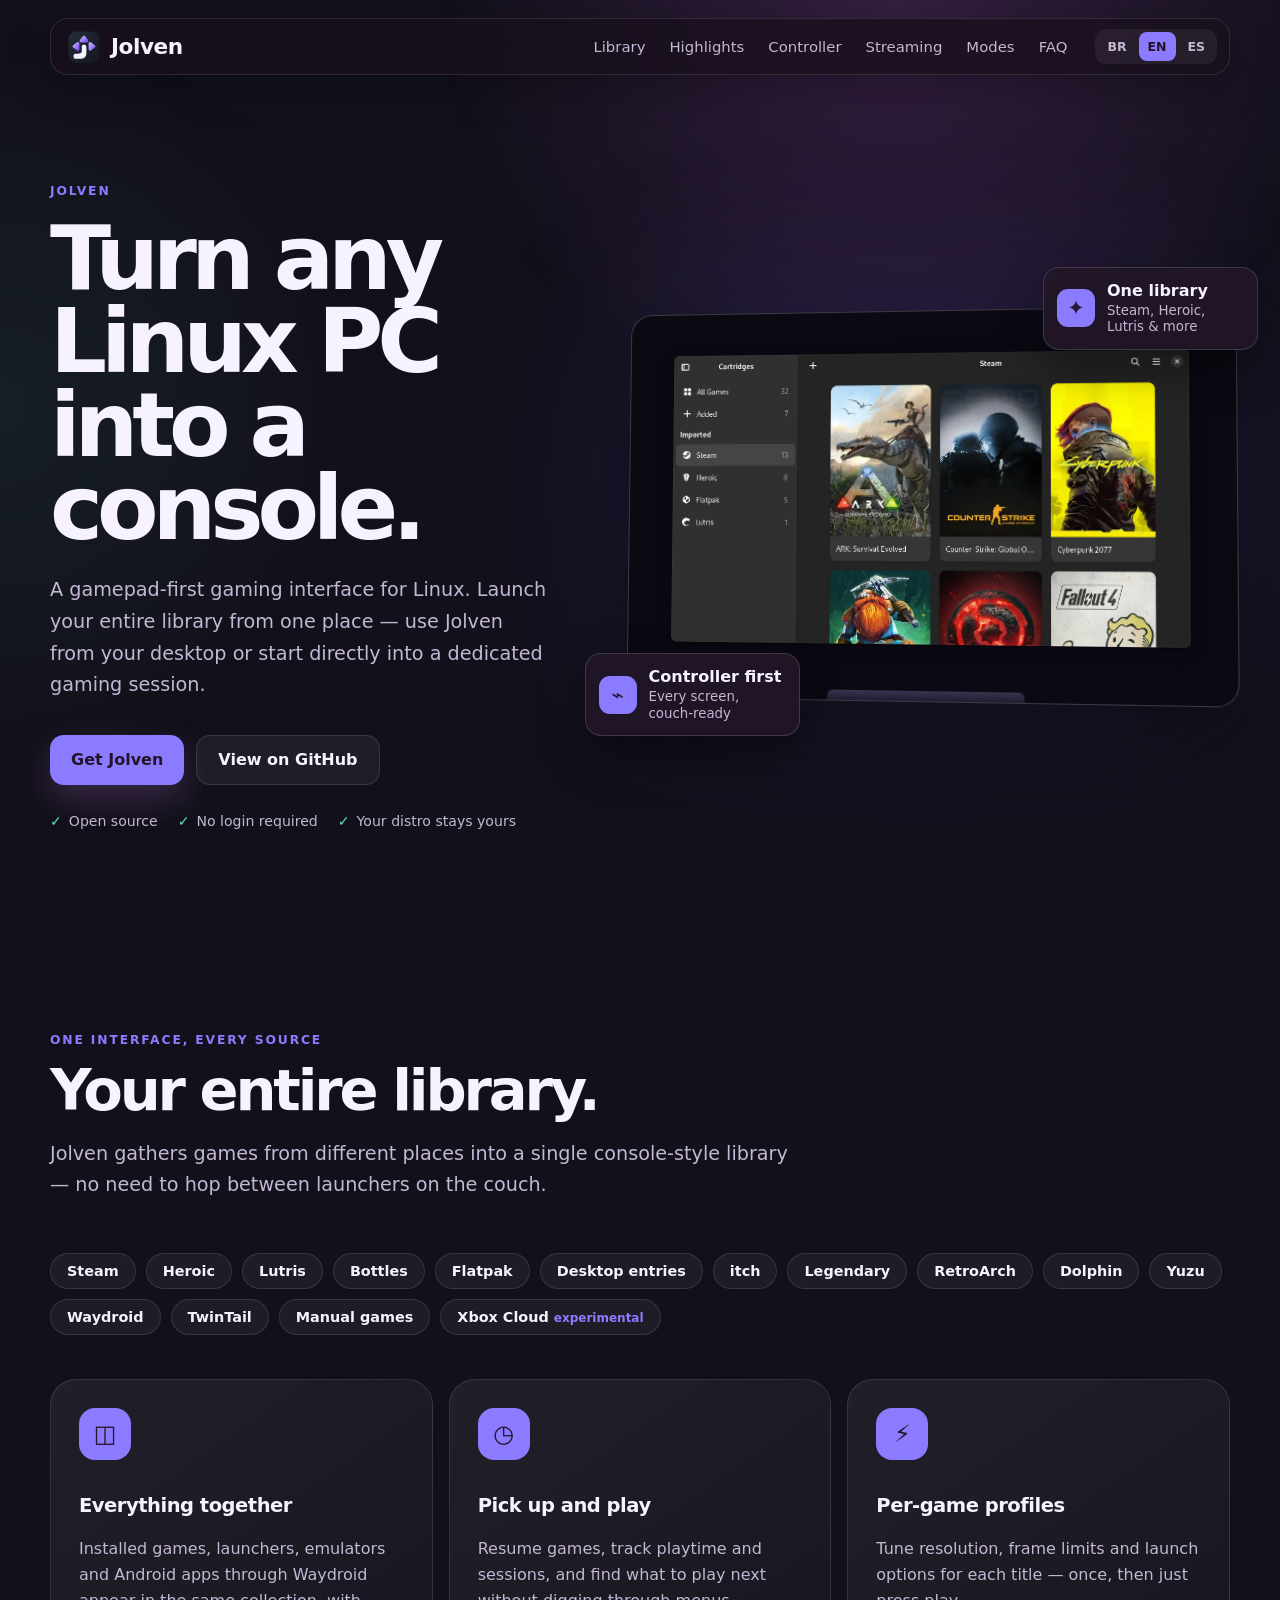
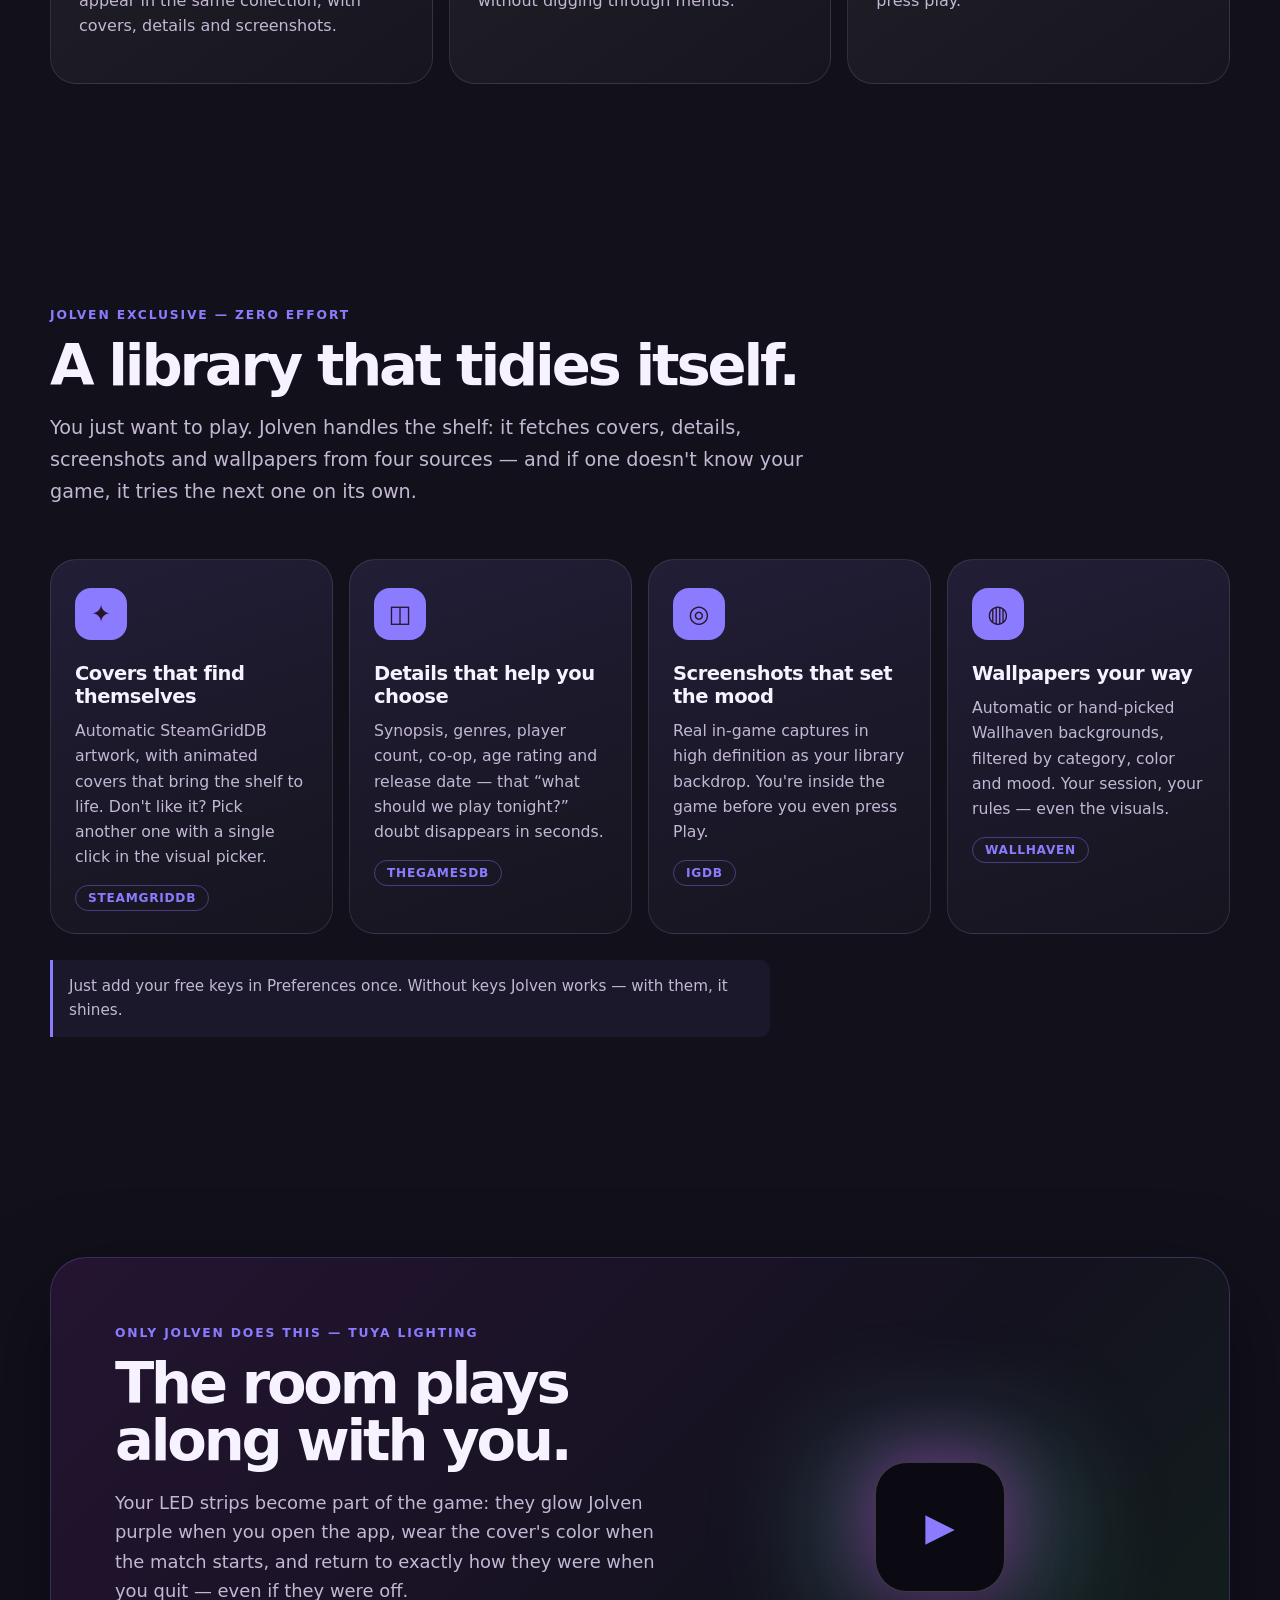
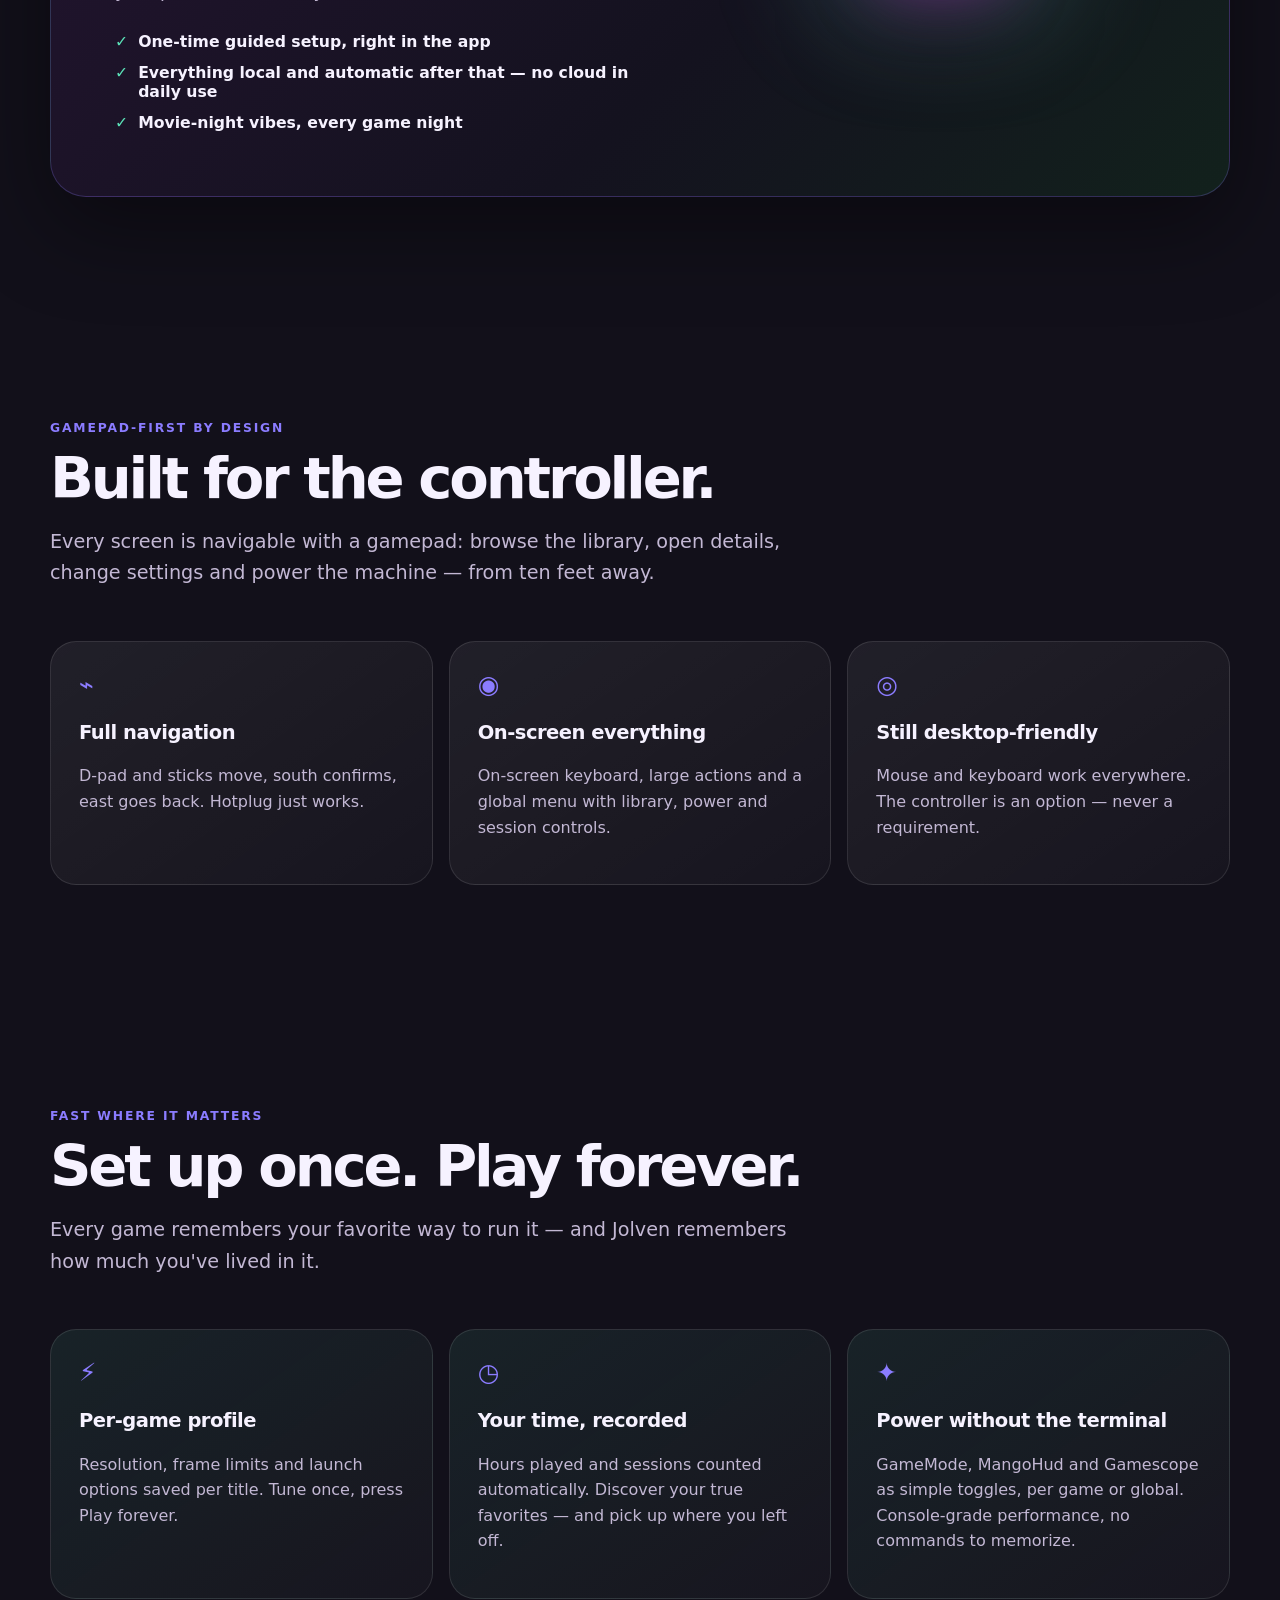
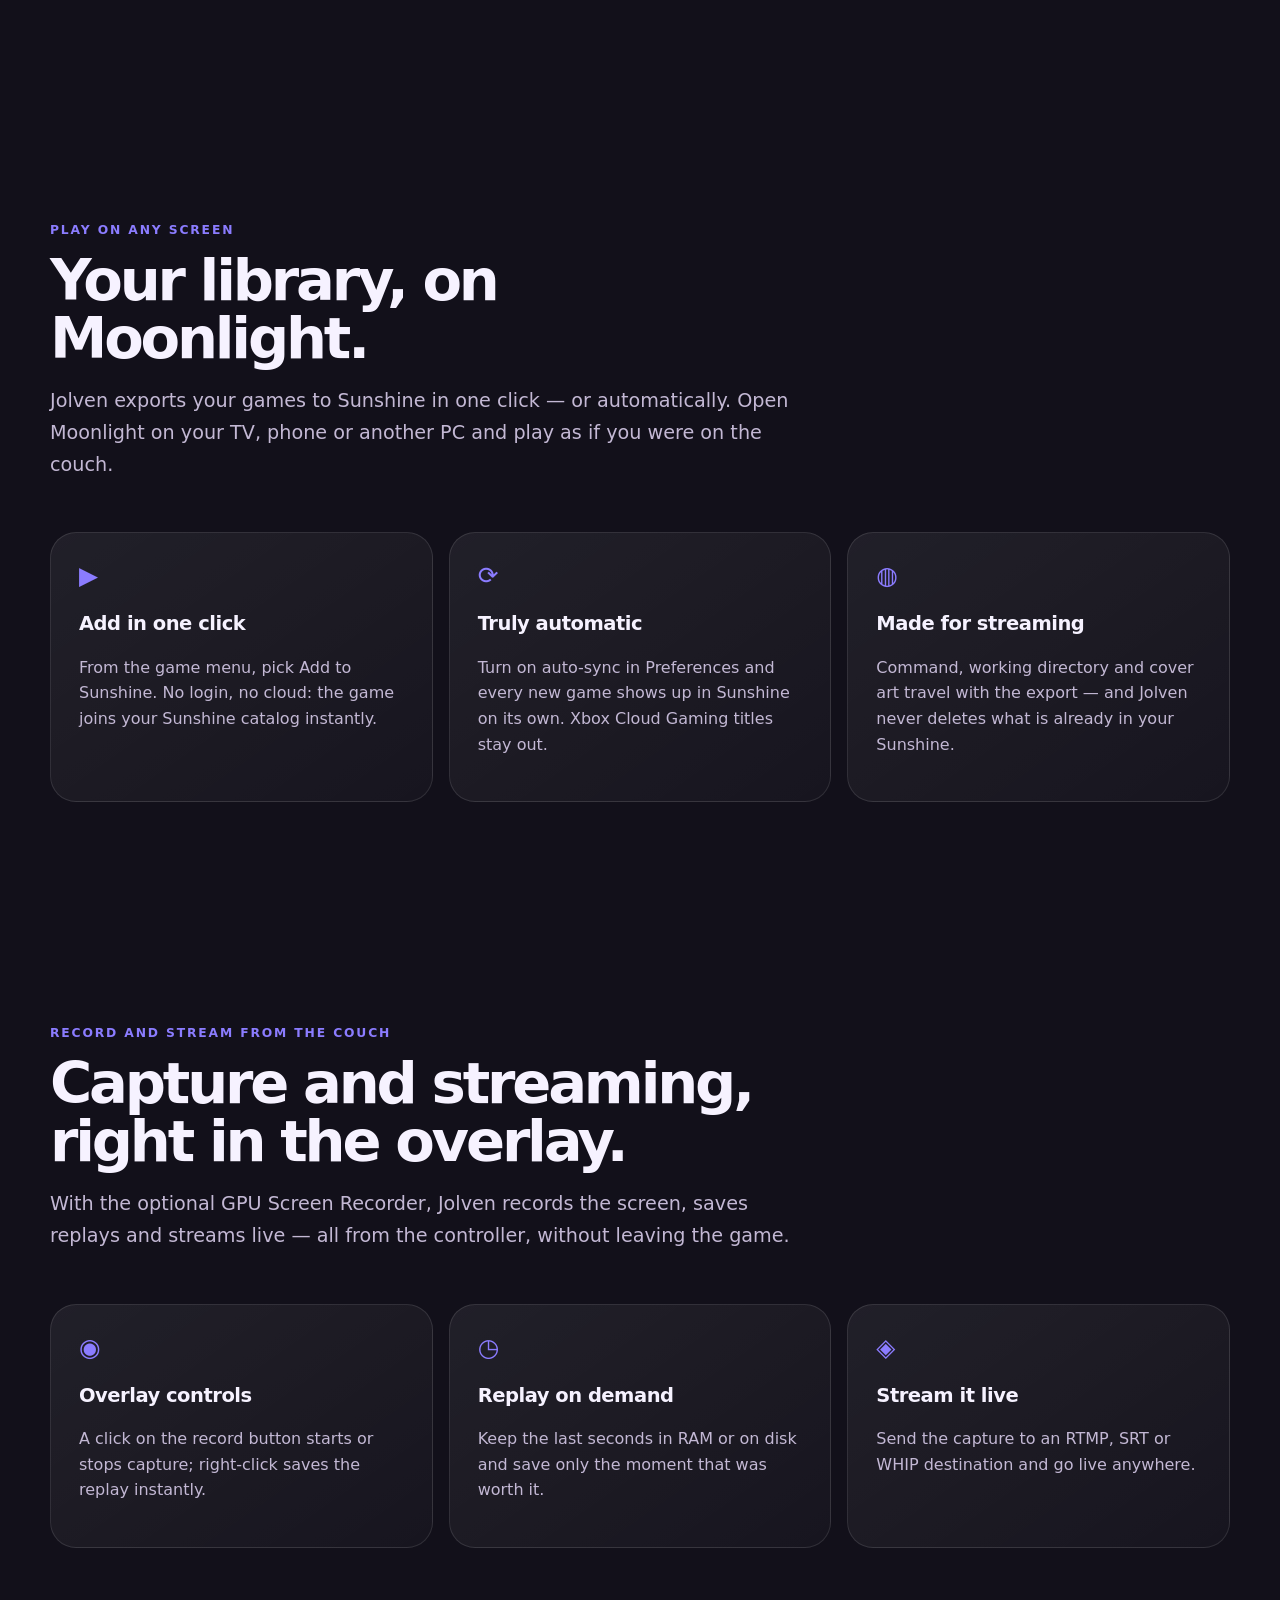
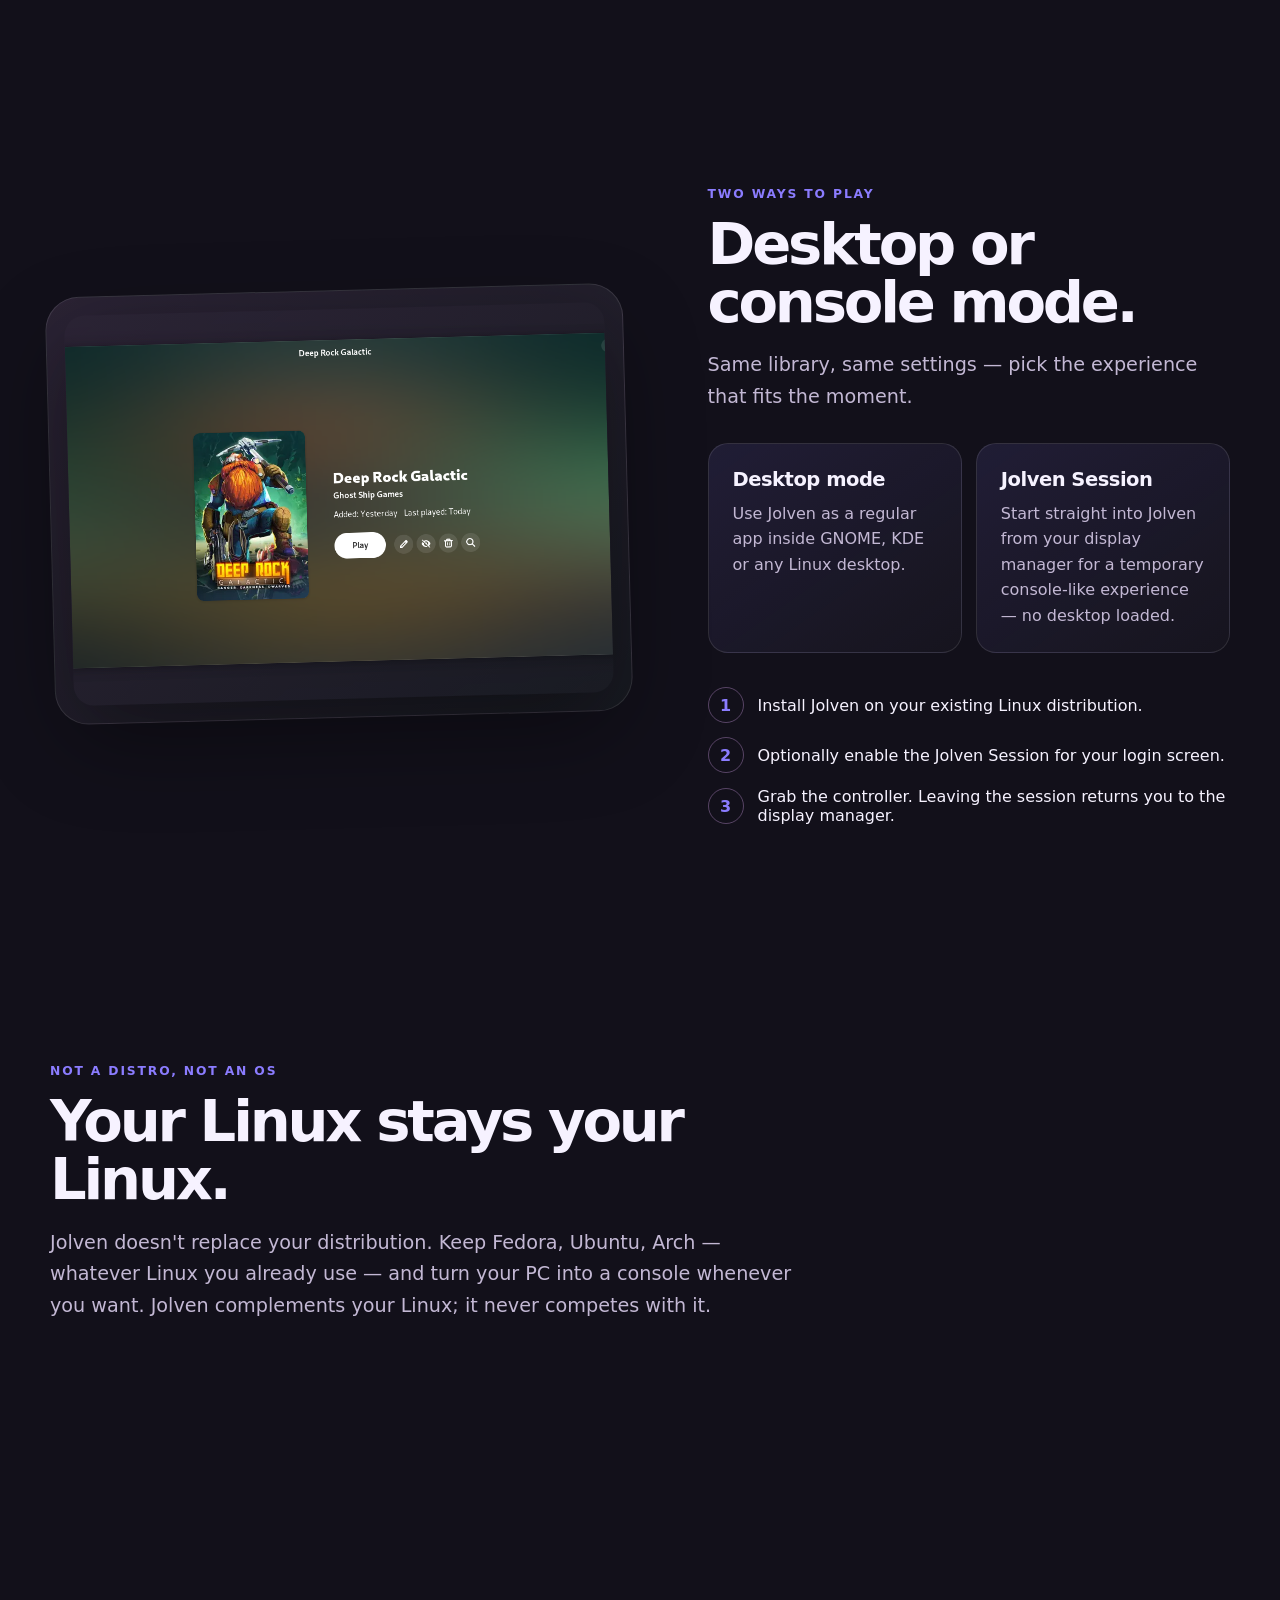
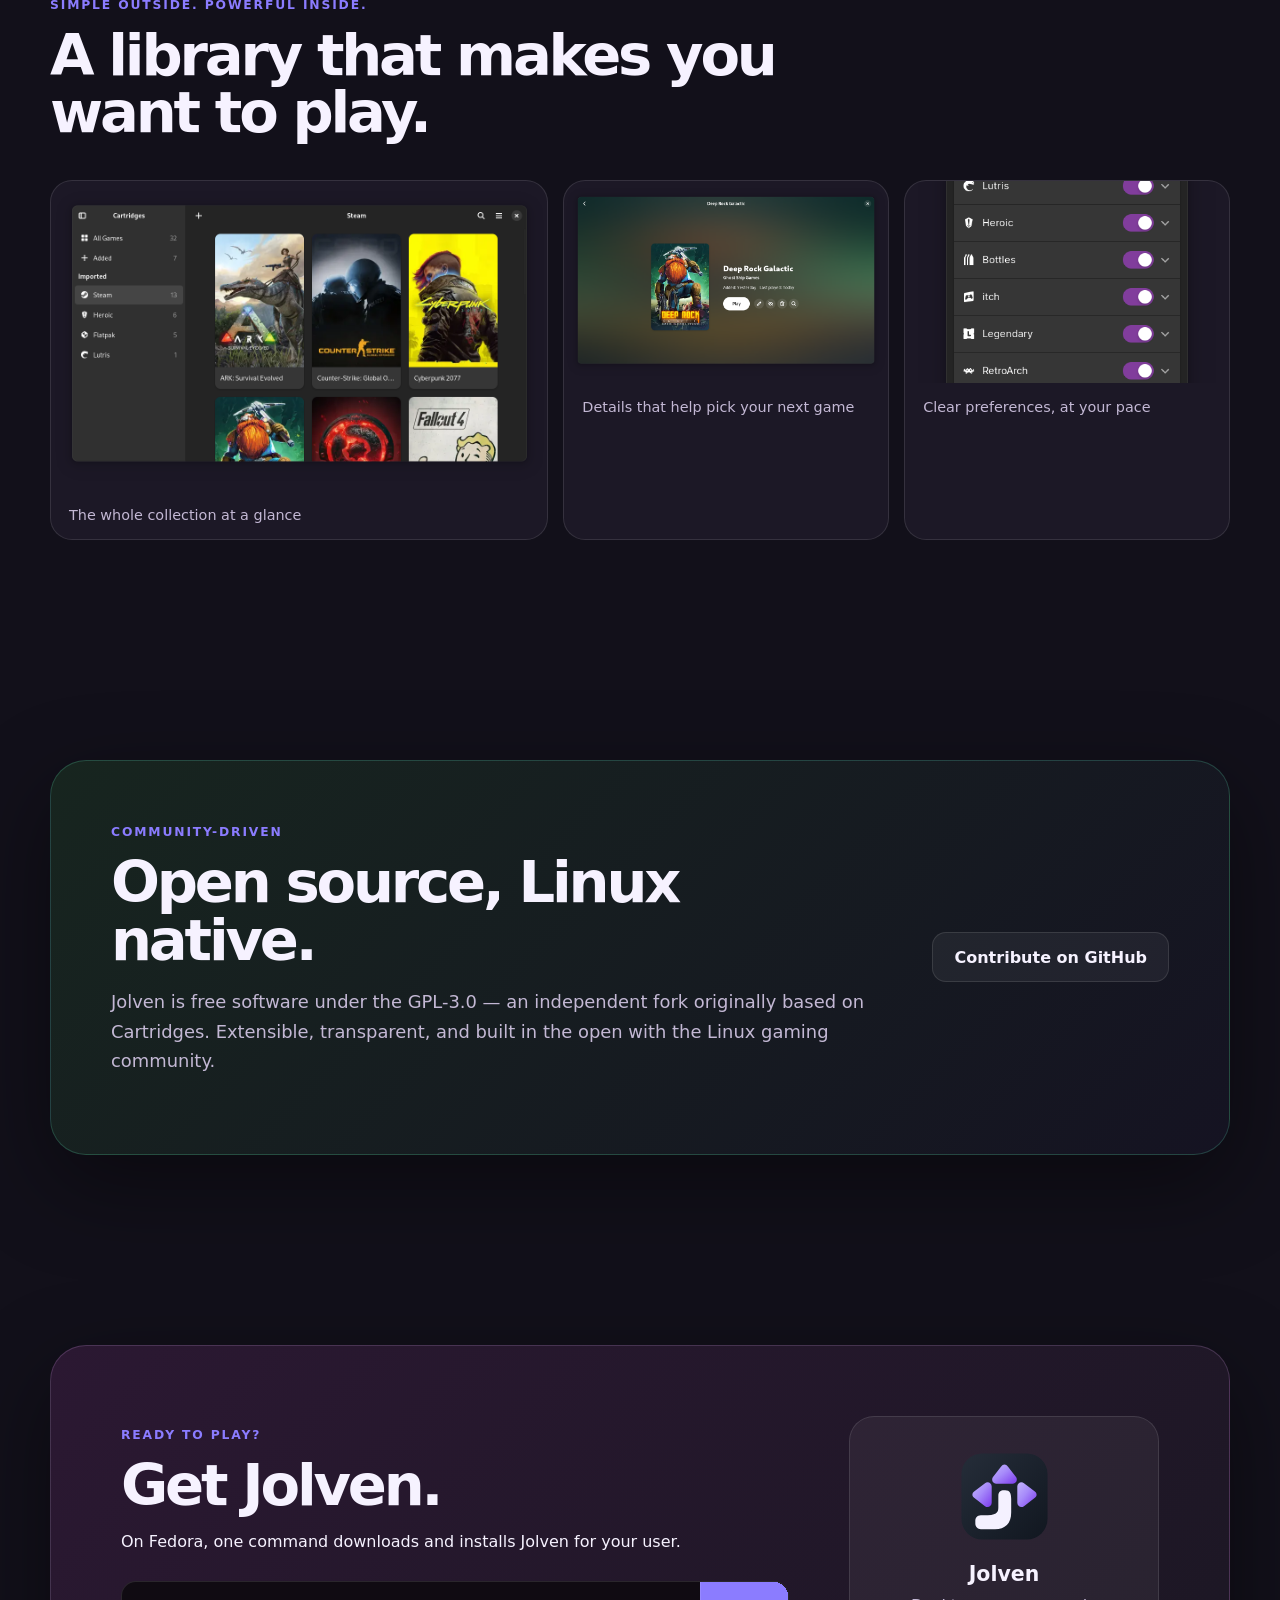
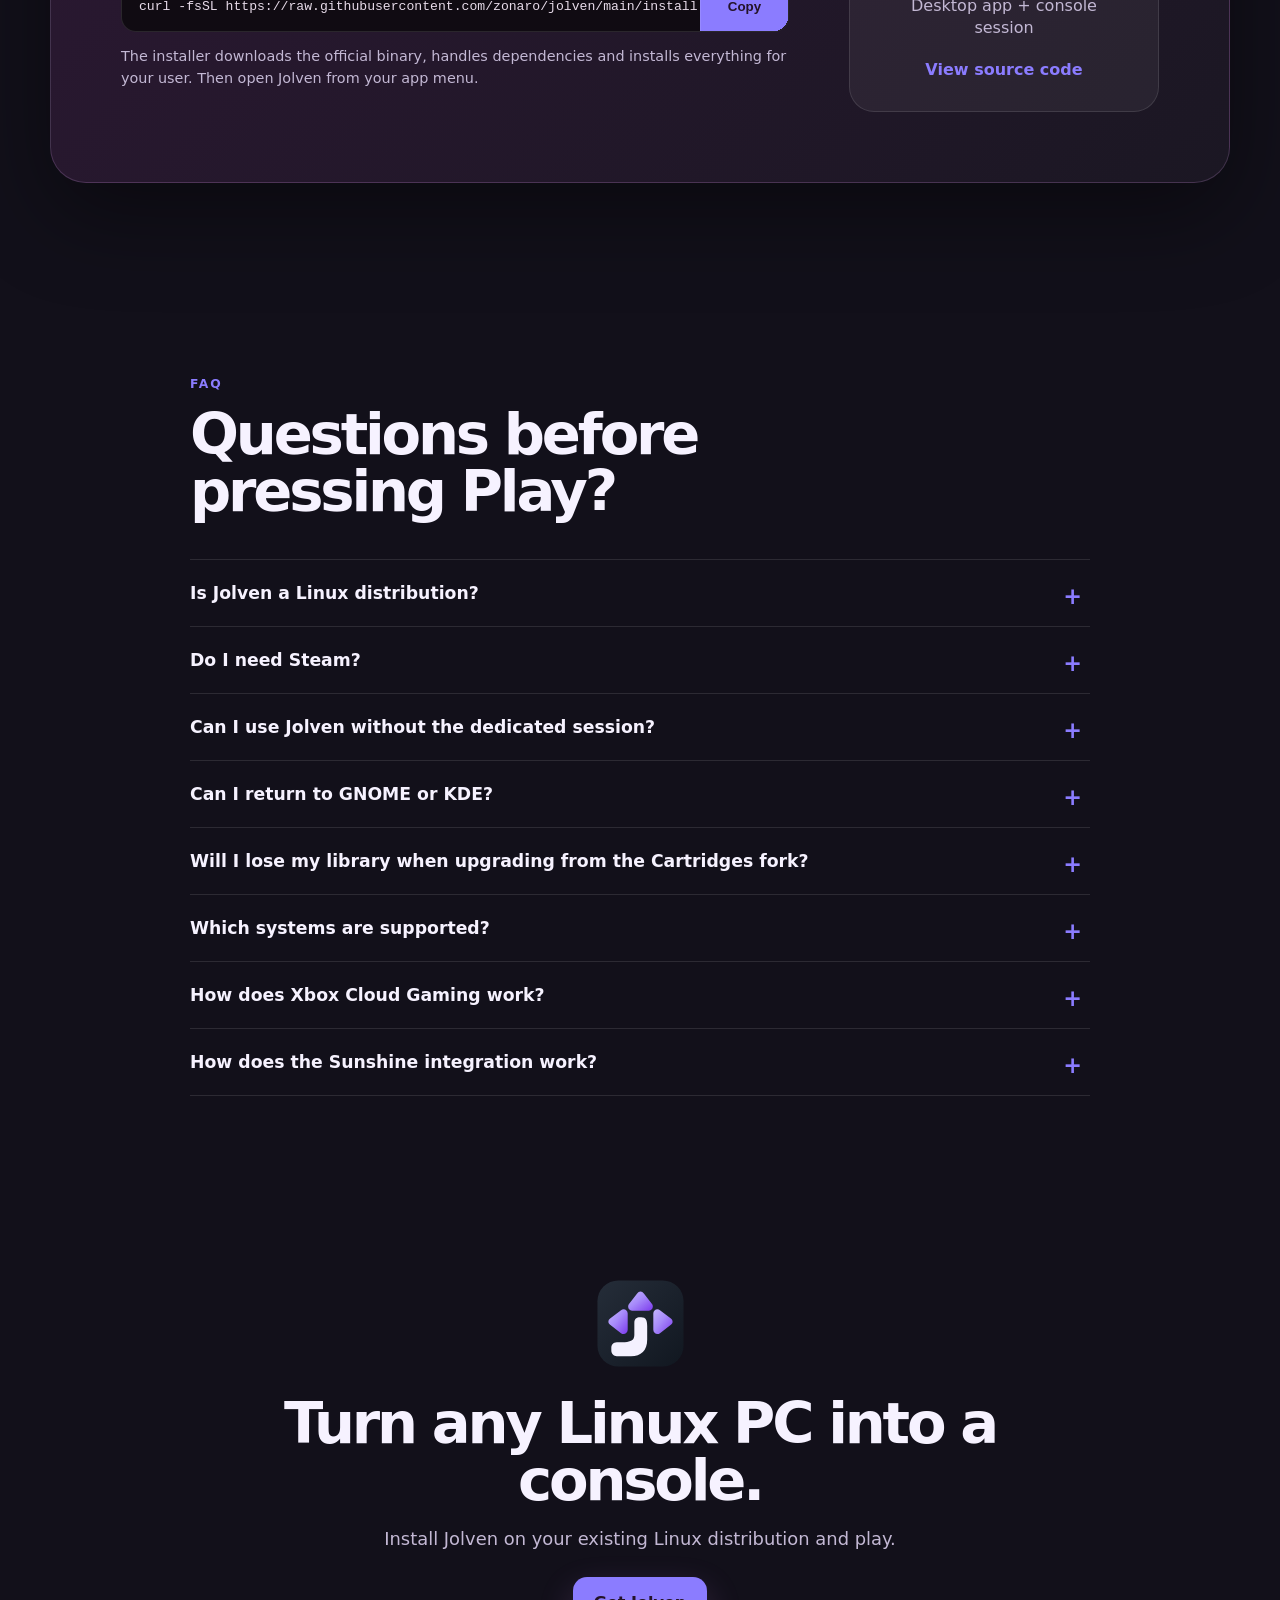
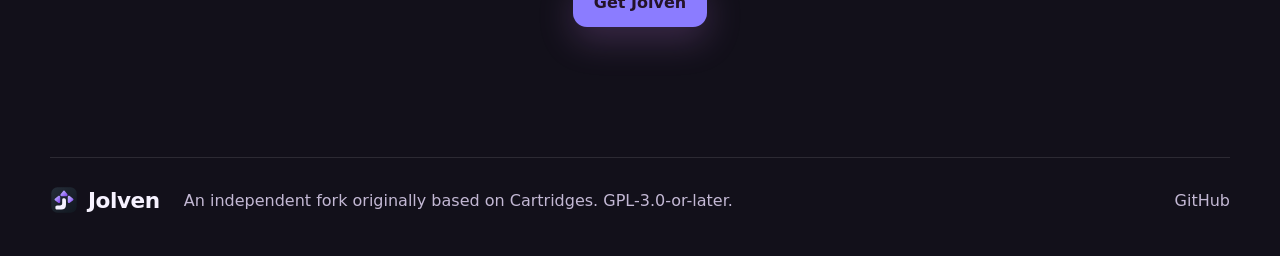
<file: docs/index.html>
<!doctype html>
<html lang="pt-BR">
  <head>
    <meta charset="utf-8">
    <meta name="viewport" content="width=device-width, initial-scale=1">
    <meta name="theme-color" content="#12101a">
    <meta name="description" content="Jolven transforma qualquer PC Linux em um console: uma biblioteca gamepad-first para Steam, Heroic, Lutris, Waydroid e emuladores, com capas automáticas, iluminação ambiente Tuya e sessão dedicada de console.">
    <meta name="keywords" content="Jolven, Linux gaming, game launcher, console interface, Steam, Heroic, Lutris, Bottles, Waydroid, Android games, emulators, GameMode, Gamescope, Tuya LED, SteamGridDB, IGDB, TheGamesDB, Wallhaven, gamepad, couch gaming, Sunshine, Moonlight, streaming">
    <meta name="author" content="Jolven contributors">
    <meta name="robots" content="index, follow, max-image-preview:large">
    <link rel="canonical" href="https://zonaro.github.io/jolven/">
    <link rel="alternate" hreflang="pt-BR" href="https://zonaro.github.io/jolven/#pt-BR">
    <link rel="alternate" hreflang="en" href="https://zonaro.github.io/jolven/#en">
    <link rel="alternate" hreflang="es" href="https://zonaro.github.io/jolven/#es">
    <link rel="alternate" hreflang="x-default" href="https://zonaro.github.io/jolven/">
    <meta property="og:type" content="website">
    <meta property="og:site_name" content="Jolven">
    <meta property="og:title" content="Jolven — Transforme qualquer PC Linux em um console">
    <meta property="og:description" content="Uma biblioteca gamepad-first para jogos Linux, emuladores e apps Android via Waydroid, com arte automática, iluminação Tuya e uma sessão de console opcional.">
    <meta property="og:url" content="https://zonaro.github.io/jolven/">
    <meta property="og:image" content="https://zonaro.github.io/jolven/screenshots/1.png">
    <meta property="og:image:alt" content="Biblioteca de jogos do Jolven">
    <meta property="og:locale" content="pt_BR">
    <meta property="og:locale:alternate" content="en_US">
    <meta property="og:locale:alternate" content="es_ES">
    <meta name="twitter:card" content="summary_large_image">
    <meta name="twitter:title" content="Jolven — Transforme qualquer PC Linux em um console">
    <meta name="twitter:description" content="Uma biblioteca gamepad-first para Steam, Heroic, Lutris, Waydroid e emuladores — com arte automática, iluminação Tuya e sessão de console.">
    <meta name="twitter:image" content="https://zonaro.github.io/jolven/screenshots/1.png">
    <title>Jolven — Transforme qualquer PC Linux em um console</title>
    <link rel="icon" href="assets/favicon.svg" type="image/svg+xml">
    <link rel="icon" href="assets/favicon-32.png" type="image/png" sizes="32x32">
    <link rel="apple-touch-icon" href="assets/favicon-32.png">
    <link rel="stylesheet" href="styles.css">
    <script src="app.js" defer></script>
    <script type="application/ld+json">
    {
      "@context": "https://schema.org",
      "@type": "SoftwareApplication",
      "name": "Jolven",
      "applicationCategory": "GameApplication",
      "operatingSystem": "Linux",
      "url": "https://zonaro.github.io/jolven/",
      "codeRepository": "https://github.com/zonaro/jolven",
      "license": "https://www.gnu.org/licenses/gpl-3.0.html",
      "description": "Gamepad-first gaming interface for Linux: one console-style library for Steam, Heroic, Lutris, Bottles, Android apps through Waydroid and emulators, with automatic covers (SteamGridDB), details (TheGamesDB), screenshots (IGDB), wallpapers (Wallhaven), Tuya ambient lighting and a dedicated Gamescope console session.",
      "offers": { "@type": "Offer", "price": "0", "priceCurrency": "USD" },
      "isAccessibleForFree": true,
      "inLanguage": ["pt-BR", "en", "es"]
    }
    </script>
  </head>
  <body>
    <a class="skip-link" href="#main" data-i18n="skip">Pular para o conteúdo</a>

    <header class="site-header">
      <a class="brand" href="#top" aria-label="Jolven">
        <img src="assets/favicon.svg" alt="">
        <span class="wordmark">Jolven</span>
      </a>
      <nav class="nav-links" aria-label="Primária" data-i18n-aria-label="navAria">
        <a href="#library" data-i18n="navLibrary">Biblioteca</a>
        <a href="#magic" data-i18n="navMagic">Destaques</a>
        <a href="#controller" data-i18n="navController">Controle</a>
        <a href="#streaming" data-i18n="navStreaming">Streaming</a>
        <a href="#modes" data-i18n="navModes">Modos</a>
        <a href="#faq" data-i18n="navFaq">FAQ</a>
      </nav>
      <div class="language-switcher" role="group" aria-label="Idioma" data-i18n-aria-label="langAria">
        <button type="button" data-lang="pt-BR" aria-pressed="true">BR</button>
        <button type="button" data-lang="en" aria-pressed="false">EN</button>
        <button type="button" data-lang="es" aria-pressed="false">ES</button>
      </div>
    </header>

    <main id="main">
      <section class="hero" id="top">
        <div class="hero-copy">
          <span class="eyebrow">Jolven</span>
          <h1 data-i18n="heroTitle">Transforme qualquer PC Linux em um console.</h1>
          <p class="hero-lead" data-i18n="heroLead">Uma interface de jogos gamepad-first para Linux. Lance sua biblioteca inteira de um só lugar — use o Jolven no desktop ou inicie direto em uma sessão dedicada de jogos.</p>
          <div class="hero-actions">
            <a class="button primary" href="#install" data-i18n="ctaGet">Get Jolven</a>
            <a class="button secondary" href="https://github.com/zonaro/jolven" data-i18n="ctaGithub">View on GitHub</a>
          </div>
          <ul class="trust-list" aria-label="Destaques" data-i18n-aria-label="trustAria">
            <li data-i18n="trustOpen">Código aberto</li>
            <li data-i18n="trustNoLogin">Sem login obrigatório</li>
            <li data-i18n="trustDistro">Sua distro continua sua</li>
          </ul>
        </div>
        <div class="hero-visual" aria-label="Prévia do Jolven" data-i18n-aria-label="heroVisualAria">
          <div class="glow"></div>
          <div class="tv">
            <img class="app-shot" src="screenshots/1.png" alt="Biblioteca de jogos do Jolven" data-i18n-alt="heroImageAlt">
            <div class="tv-stand"></div>
          </div>
          <div class="floating-card card-controller">
            <span class="card-icon">⌁</span>
            <div><strong data-i18n="floatControllerTitle">Controle primeiro</strong><small data-i18n="floatControllerText">Toda tela, pronta para o sofá</small></div>
          </div>
          <div class="floating-card card-library">
            <span class="card-icon">✦</span>
            <div><strong data-i18n="floatLibraryTitle">Uma biblioteca</strong><small data-i18n="floatLibraryText">Steam, Heroic, Lutris e mais</small></div>
          </div>
        </div>
      </section>

      <section class="section library" id="library">
        <div class="section-heading">
          <span class="eyebrow" data-i18n="libraryEyebrow">Uma interface, todas as origens</span>
          <h2 data-i18n="libraryTitle">Sua biblioteca inteira.</h2>
          <p data-i18n="libraryLead">O Jolven reúne jogos de diferentes lugares em uma única biblioteca estilo console — sem pular entre launchers no sofá.</p>
        </div>
        <ul class="chip-row" aria-label="Fontes suportadas" data-i18n-aria-label="chipsAria">
          <li>Steam</li>
          <li>Heroic</li>
          <li>Lutris</li>
          <li>Bottles</li>
          <li>Flatpak</li>
          <li data-i18n="chipDesktop">Entradas desktop</li>
          <li>itch</li>
          <li>Legendary</li>
          <li>RetroArch</li>
          <li>Dolphin</li>
          <li>Yuzu</li>
          <li>Waydroid</li>
          <li>TwinTail</li>
          <li data-i18n="chipManual">Jogos manuais</li>
          <li class="chip-experimental" title="Experimental" data-i18n-title="chipExpTitle">Xbox Cloud <small data-i18n="chipExperimental">experimental</small></li>
        </ul>
        <div class="benefit-grid">
          <article>
            <span class="feature-icon">◫</span>
            <h3 data-i18n="benefitOneTitle">Tudo junto</h3>
            <p data-i18n="benefitOneText">Jogos instalados, launchers, emuladores e apps Android via Waydroid aparecem na mesma coleção, com capas, detalhes e capturas.</p>
          </article>
          <article>
            <span class="feature-icon">◷</span>
            <h3 data-i18n="benefitTwoTitle">Jogar e retomar</h3>
            <p data-i18n="benefitTwoText">Retome partidas, acompanhe tempo de jogo e sessões, e ache o próximo jogo sem cavar menus.</p>
          </article>
          <article>
            <span class="feature-icon">⚡</span>
            <h3 data-i18n="benefitThreeTitle">Perfil por jogo</h3>
            <p data-i18n="benefitThreeText">Ajuste resolução, limite de quadros e opções de execução para cada título — uma vez, depois é só jogar.</p>
          </article>
        </div>
      </section>

      <section class="section magic" id="magic">
        <div class="section-heading">
          <span class="eyebrow" data-i18n="magicEyebrow">Exclusivo Jolven — zero esforço</span>
          <h2 data-i18n="magicTitle">Uma biblioteca que se arruma sozinha.</h2>
          <p data-i18n="magicLead">Você só quer jogar. O Jolven cuida da prateleira: busca capas, detalhes, capturas e papéis de parede em quatro fontes — e se uma não conhecer seu jogo, ele tenta a próxima sozinho.</p>
        </div>
        <div class="magic-grid">
          <article class="magic-card">
            <span class="magic-icon">✦</span>
            <h3 data-i18n="magicOneTitle">Capas que se encontram sozinhas</h3>
            <p data-i18n="magicOneText">Arte automática do SteamGridDB, com capas animadas que dão vida à prateleira. Não gostou? Escolha outra com um clique no seletor visual.</p>
            <span class="magic-tag">SteamGridDB</span>
          </article>
          <article class="magic-card">
            <span class="magic-icon">◫</span>
            <h3 data-i18n="magicTwoTitle">Detalhes que ajudam a escolher</h3>
            <p data-i18n="magicTwoText">Sinopse, gêneros, número de jogadores, co-op, faixa etária e data de lançamento — aquela dúvida de “o que vamos jogar hoje?” some em segundos.</p>
            <span class="magic-tag">TheGamesDB</span>
          </article>
          <article class="magic-card">
            <span class="magic-icon">◎</span>
            <h3 data-i18n="magicThreeTitle">Capturas que dão o clima</h3>
            <p data-i18n="magicThreeText">Fotos reais do jogo em alta definição como fundo da biblioteca. Antes mesmo de apertar Play, você já está dentro do jogo.</p>
            <span class="magic-tag">IGDB</span>
          </article>
          <article class="magic-card">
            <span class="magic-icon">◍</span>
            <h3 data-i18n="magicFourTitle">Papéis de parede do seu jeito</h3>
            <p data-i18n="magicFourText">Fundos automáticos ou escolhidos a dedo no Wallhaven, com filtros por categoria, cor e clima. Sua sessão, suas regras — até no visual.</p>
            <span class="magic-tag">Wallhaven</span>
          </article>
        </div>
        <p class="magic-note" data-i18n="magicNote">Basta adicionar suas chaves gratuitas nas Preferências uma única vez. Sem chaves, o Jolven funciona — com elas, ele brilha.</p>
      </section>

      <section class="section ambient" id="ambient">
        <div class="ambient-band">
          <div class="ambient-copy">
            <span class="eyebrow" data-i18n="ambientEyebrow">Só o Jolven faz — iluminação Tuya</span>
            <h2 data-i18n="ambientTitle">A sala joga junto com você.</h2>
            <p data-i18n="ambientLead">Suas fitas de LED viram parte do jogo: acendem no roxo do Jolven ao abrir o app, vestem a cor da capa quando a partida começa e voltam a como estavam quando você sai — mesmo que estivessem apagadas.</p>
            <ul class="ambient-list">
              <li data-i18n="ambientOne">Configuração guiada uma única vez, direto no app</li>
              <li data-i18n="ambientTwo">Tudo local e automático depois disso — sem nuvem no dia a dia</li>
              <li data-i18n="ambientThree">Clima de cinema, toda noite de jogo</li>
            </ul>
          </div>
          <div class="ambient-visual" aria-hidden="true">
            <div class="ambient-glow"></div>
            <div class="ambient-tv">▶</div>
          </div>
        </div>
      </section>

      <section class="section controller" id="controller">
        <div class="section-heading">
          <span class="eyebrow" data-i18n="controllerEyebrow">Gamepad-first por projeto</span>
          <h2 data-i18n="controllerTitle">Feito para o controle.</h2>
          <p data-i18n="controllerLead">Toda tela é navegável com gamepad: explore a biblioteca, abra detalhes, mude ajustes e desligue a máquina — do sofá.</p>
        </div>
        <div class="feature-grid">
          <article><span>⌁</span><h3 data-i18n="featureControlTitle">Navegação total</h3><p data-i18n="featureControlText">Direcional e analógicos movem, sul confirma, leste volta. Hotplug funciona.</p></article>
          <article><span>◉</span><h3 data-i18n="featureOsdTitle">Tudo na tela</h3><p data-i18n="featureOsdText">Teclado virtual, ações grandes e um menu global com biblioteca, energia e sessão.</p></article>
          <article><span>◎</span><h3 data-i18n="featureDeskTitle">Amigável no desktop</h3><p data-i18n="featureDeskText">Mouse e teclado funcionam em tudo. O controle é uma opção — nunca obrigação.</p></article>
        </div>
      </section>

      <section class="section performance" id="performance">
        <div class="section-heading">
          <span class="eyebrow" data-i18n="perfEyebrow">Rápido onde importa</span>
          <h2 data-i18n="perfTitle">Configure uma vez. Jogue para sempre.</h2>
          <p data-i18n="perfLead">Cada jogo lembra do seu jeito favorito de rodar — e o Jolven lembra quanto você já viveu nele.</p>
        </div>
        <div class="feature-grid">
          <article><span>⚡</span><h3 data-i18n="perfOneTitle">Perfil por jogo</h3><p data-i18n="perfOneText">Resolução, limite de quadros e opções de execução guardados por título. Ajustou uma vez, apertou Play para sempre.</p></article>
          <article><span>◷</span><h3 data-i18n="perfTwoTitle">Seu tempo, registrado</h3><p data-i18n="perfTwoText">Horas jogadas e sessões contadas sozinhas. Descubra seus favoritos de verdade — e retome de onde parou.</p></article>
          <article><span>✦</span><h3 data-i18n="perfThreeTitle">Potência sem terminal</h3><p data-i18n="perfThreeText">GameMode, MangoHud e Gamescope com interruptores simples, por jogo ou globais. Desempenho de console, sem decorar comandos.</p></article>
        </div>
      </section>

      <section class="section streaming" id="streaming">
        <div class="section-heading">
          <span class="eyebrow" data-i18n="streamEyebrow">Jogue em qualquer tela</span>
          <h2 data-i18n="streamTitle">Sua biblioteca, no Moonlight.</h2>
          <p data-i18n="streamLead">O Jolven exporta seus jogos para o Sunshine com um clique — ou automaticamente. Abra o Moonlight na TV, no celular ou em outro PC e jogue como se estivesse no sofá.</p>
        </div>
        <div class="feature-grid">
          <article><span>▶</span><h3 data-i18n="streamOneTitle">Adicionar com um clique</h3><p data-i18n="streamOneText">No menu do jogo, escolha Adicionar ao Sunshine. Sem login, sem nuvem: o jogo entra no catálogo do Sunshine na hora.</p></article>
          <article><span>⟳</span><h3 data-i18n="streamTwoTitle">Automático de verdade</h3><p data-i18n="streamTwoText">Ligue a sincronização nas Preferências e todo jogo novo aparece no Sunshine sozinho. Títulos do Xbox Cloud Gaming ficam de fora.</p></article>
          <article><span>◍</span><h3 data-i18n="streamThreeTitle">Feito para streamar</h3><p data-i18n="streamThreeText">Comando, pasta de trabalho e capa viajam junto na exportação — e o Jolven nunca apaga o que já estava no seu Sunshine.</p></article>
        </div>
      </section>

      <section class="section" id="recorder">
        <div class="section-heading">
          <span class="eyebrow" data-i18n="recEyebrow">Grave e transmita do sofá</span>
          <h2 data-i18n="recTitle">Captura e streaming, direto no overlay.</h2>
          <p data-i18n="recLead">Com o GPU Screen Recorder opcional, o Jolven grava a tela, salva replays e transmite ao vivo — tudo pelo controle, sem sair do jogo.</p>
        </div>
        <div class="feature-grid">
          <article><span>◉</span><h3 data-i18n="recOneTitle">Controle pelo overlay</h3><p data-i18n="recOneText">Um clique no botão de gravação inicia ou para a captura; o clique com o botão direito salva o replay na hora.</p></article>
          <article><span>◷</span><h3 data-i18n="recTwoTitle">Replay sempre à mão</h3><p data-i18n="recTwoText">Mantenha os últimos segundos em memória ou em disco e salve só o momento que valeu a pena.</p></article>
          <article><span>◈</span><h3 data-i18n="recThreeTitle">Transmita direto</h3><p data-i18n="recThreeText">Envie a captura para um destino RTMP, SRT ou WHIP e transmita ao vivo para onde quiser.</p></article>
        </div>
      </section>

      <section class="section game-mode" id="modes">
        <div class="mode-visual">
          <div class="mode-screen">
            <img src="screenshots/2.png" alt="Detalhes de um jogo no Jolven" data-i18n-alt="modeImageAlt">
          </div>
        </div>
        <div class="mode-copy">
          <span class="eyebrow" data-i18n="modeEyebrow">Dois jeitos de jogar</span>
          <h2 data-i18n="modeTitle">Desktop ou console mode.</h2>
          <p data-i18n="modeLead">Mesma biblioteca, mesmos ajustes — escolha a experiência do momento.</p>
          <div class="mode-cards">
            <div class="mode-card">
              <h3 data-i18n="modeDesktopTitle">Desktop mode</h3>
              <p data-i18n="modeDesktopText">Use o Jolven como um app normal dentro do GNOME, KDE ou outro desktop Linux.</p>
            </div>
            <div class="mode-card">
              <h3 data-i18n="modeSessionTitle">Jolven Session</h3>
              <p data-i18n="modeSessionText">Inicie direto no Jolven pelo display manager para uma experiência temporária estilo console — sem carregar o desktop.</p>
            </div>
          </div>
          <div class="mode-steps">
            <div><span>1</span><p data-i18n="modeStepOne">Instale o Jolven na sua distribuição Linux atual.</p></div>
            <div><span>2</span><p data-i18n="modeStepTwo">Ative a Jolven Session para a tela de login (opcional).</p></div>
            <div><span>3</span><p data-i18n="modeStepThree">Pegue o controle. Sair da sessão volta ao display manager.</p></div>
          </div>
        </div>
      </section>

      <section class="section distro" id="distro">
        <div class="section-heading">
          <span class="eyebrow" data-i18n="distroEyebrow">Não é distro, não é SO</span>
          <h2 data-i18n="distroTitle">Seu Linux continua seu Linux.</h2>
          <p data-i18n="distroLead">O Jolven não substitui sua distribuição. Mantenha Fedora, Ubuntu, Arch — o Linux que você já usa — e transforme o PC em console quando quiser. O Jolven complementa seu Linux; nunca compete com ele.</p>
        </div>
      </section>

      <section class="section gallery" aria-labelledby="gallery-title">
        <div class="section-heading compact">
          <span class="eyebrow" data-i18n="galleryEyebrow">Simples por fora. Poderoso por dentro.</span>
          <h2 id="gallery-title" data-i18n="galleryTitle">Uma biblioteca que convida você a jogar.</h2>
        </div>
        <div class="gallery-grid">
          <figure><img src="screenshots/1.png" alt="Biblioteca do Jolven" data-i18n-alt="galleryOneAlt"><figcaption data-i18n="galleryOne">Toda a coleção em um olhar</figcaption></figure>
          <figure><img src="screenshots/2.png" alt="Detalhes de um jogo" data-i18n-alt="galleryTwoAlt"><figcaption data-i18n="galleryTwo">Detalhes para decidir o próximo jogo</figcaption></figure>
          <figure><img src="screenshots/4.png" alt="Preferências do Jolven" data-i18n-alt="galleryThreeAlt"><figcaption data-i18n="galleryThree">Preferências claras, no seu ritmo</figcaption></figure>
        </div>
      </section>

      <section class="section oss" id="opensource">
        <div class="oss-band">
          <div>
            <span class="eyebrow" data-i18n="ossEyebrow">Feito pela comunidade</span>
            <h2 data-i18n="ossTitle">Open source, nativo Linux.</h2>
            <p data-i18n="ossLead">Jolven é software livre sob GPL-3.0 — um fork independente originalmente baseado no Cartridges. Extensível, transparente e construído em aberto com a comunidade Linux.</p>
          </div>
          <a class="button secondary" href="https://github.com/zonaro/jolven" data-i18n="ossButton">Contribuir no GitHub</a>
        </div>
      </section>

      <section class="section install" id="install">
        <div class="install-copy">
          <span class="eyebrow" data-i18n="installEyebrow">Pronto para jogar?</span>
          <h2 data-i18n="installTitle">Get Jolven.</h2>
          <p data-i18n="installLead">No Fedora, um único comando baixa e instala o Jolven no seu usuário.</p>
          <div class="command-box">
            <code id="install-command">curl -fsSL https://raw.githubusercontent.com/zonaro/jolven/main/install.sh | bash</code>
            <button type="button" id="copy-command" data-i18n="copy">Copiar</button>
          </div>
          <p class="command-note" data-i18n="installNote">O instalador baixa o binário oficial, cuida das dependências e instala tudo no seu usuário. Depois, abra o Jolven pelo menu de aplicativos.</p>
        </div>
        <div class="install-card">
          <img src="assets/favicon.svg" alt="">
          <strong>Jolven</strong>
          <span data-i18n="installCardText">App desktop + sessão console</span>
          <a href="https://github.com/zonaro/jolven" data-i18n="viewSource">Ver código-fonte</a>
        </div>
      </section>

      <section class="section faq" id="faq">
        <div class="section-heading compact">
          <span class="eyebrow" data-i18n="faqEyebrow">FAQ</span>
          <h2 data-i18n="faqTitle">Dúvidas antes de apertar Play?</h2>
        </div>
        <div class="faq-list">
          <details><summary data-i18n="faqOneQ">O Jolven é uma distribuição Linux?</summary><p data-i18n="faqOneA">Não. O Jolven roda sobre sua instalação Linux atual — Fedora, Ubuntu, Arch, a que você usar. É uma interface de jogos e uma sessão dedicada opcional, não um sistema operacional.</p></details>
          <details><summary data-i18n="faqTwoQ">Preciso do Steam?</summary><p data-i18n="faqTwoA">Não. O Jolven importa de Steam, Heroic, Lutris, Bottles, Waydroid, Flatpak, entradas desktop, emuladores e jogos manuais. Use qualquer combinação — ou nenhuma.</p></details>
          <details><summary data-i18n="faqThreeQ">Posso usar o Jolven sem a sessão dedicada?</summary><p data-i18n="faqThreeA">Sim. O Jolven funciona como aplicativo desktop normal dentro do GNOME, KDE ou outro ambiente gráfico.</p></details>
          <details><summary data-i18n="faqFourQ">Posso voltar ao GNOME ou KDE?</summary><p data-i18n="faqFourA">Sim. A Jolven Session dedicada é opcional. Ao sair dela você volta ao display manager, com seu desktop intacto.</p></details>
          <details><summary data-i18n="faqFiveQ">Vou perder minha biblioteca ao migrar do fork Cartridges?</summary><p data-i18n="faqFiveA">Não. Na primeira execução, o Jolven copia sua biblioteca, capas, ajustes e metadados para as próprias pastas. Seus dados originais nunca são apagados.</p></details>
          <details><summary data-i18n="faqSixQ">Quais sistemas são suportados?</summary><p data-i18n="faqSixA">O app mira desktops Linux. A instalação da Jolven Session dedicada está preparada atualmente para Fedora.</p></details>
          <details><summary data-i18n="faqSevenQ">Como funciona o Xbox Cloud Gaming?</summary><p data-i18n="faqSevenA">Com player nativo, sem navegador: faça login com sua conta Microsoft (código de dispositivo, sem digitar senha no app), e o Jolven instala sozinho os plugins de streaming que faltarem. Precisa de Game Pass Ultimate para a nuvem; streaming do seu console em casa também é suportado. Recurso experimental.</p></details>
          <details><summary data-i18n="faqEightQ">Como funciona a integração com o Sunshine?</summary><p data-i18n="faqEightA">No menu de cada jogo, use Adicionar ao Sunshine — ou ligue a sincronização automática nas Preferências para exportar tudo de uma vez. O Jolven escreve no apps.json do Sunshine local, sem conta e sem rede. Depois é só abrir o Moonlight em outro aparelho e jogar.</p></details>
        </div>
      </section>

      <section class="final-cta">
        <img src="assets/favicon.svg" alt="">
        <h2 data-i18n="finalTitle">Transforme qualquer PC Linux em um console.</h2>
        <p data-i18n="finalText">Instale o Jolven na sua distribuição Linux atual e jogue.</p>
        <a class="button primary" href="#install" data-i18n="finalButton">Get Jolven</a>
      </section>
    </main>

    <footer>
      <a class="brand" href="#top"><img src="assets/favicon.svg" alt=""><span class="wordmark">Jolven</span></a>
      <p data-i18n="footerText">Um fork independente originalmente baseado no Cartridges. GPL-3.0-or-later.</p>
      <a href="https://github.com/zonaro/jolven">GitHub</a>
    </footer>
  </body>
</html>
</file>
<file: docs/styles.css>
:root {
  color-scheme: dark;
  --bg: #12101a;
  --surface: #1c1826;
  --surface-strong: #262033;
  --text: #f6f2ff;
  --muted: #c3b8d4;
  --purple: #8b7cff;
  --purple-strong: #6f5df6;
  --green: #5be3b8;
  --line: rgba(255, 255, 255, .11);
  --shadow: 0 30px 90px rgba(0, 0, 0, .42);
  --radius: 26px;
  font-family: "Inter", "Cantarell", system-ui, sans-serif;
}

* { box-sizing: border-box; }
html { scroll-behavior: smooth; }
body { margin: 0; background: var(--bg); color: var(--text); overflow-x: hidden; }
body::before {
  content: ""; position: fixed; inset: 0; z-index: -2; pointer-events: none;
  background: radial-gradient(circle at 70% 0%, rgba(156, 75, 180, .25), transparent 36%), radial-gradient(circle at 0% 45%, rgba(75, 180, 148, .09), transparent 28%);
}
a { color: inherit; text-decoration: none; }
button, a { -webkit-tap-highlight-color: transparent; }
img { max-width: 100%; display: block; }

.skip-link { position: fixed; left: 12px; top: -80px; z-index: 100; padding: 12px 16px; background: white; color: #111; border-radius: 12px; }
.skip-link:focus { top: 12px; }
.site-header { width: min(1180px, calc(100% - 32px)); margin: 18px auto 0; padding: 10px 12px 10px 16px; position: sticky; top: 14px; z-index: 20; display: flex; align-items: center; gap: 28px; border: 1px solid var(--line); border-radius: 18px; background: rgba(25, 16, 29, .78); box-shadow: 0 12px 40px rgba(0, 0, 0, .25); backdrop-filter: blur(18px); }
.brand { display: inline-flex; align-items: center; gap: 10px; font-weight: 800; letter-spacing: -.02em; }
.brand img { width: 34px; height: 34px; }
.nav-links { display: flex; gap: 24px; margin-left: auto; color: var(--muted); font-size: .93rem; }
.nav-links a:hover { color: var(--text); }
.language-switcher { display: flex; gap: 3px; padding: 3px; border-radius: 11px; background: rgba(255,255,255,.06); }
.language-switcher button { border: 0; padding: 7px 9px; border-radius: 8px; color: var(--muted); background: transparent; font: inherit; font-size: .78rem; font-weight: 800; cursor: pointer; }
.language-switcher button[aria-pressed="true"] { color: #241329; background: var(--purple); }

.hero, .section { width: min(1180px, calc(100% - 40px)); margin-inline: auto; }
.hero { min-height: 760px; display: grid; grid-template-columns: .9fr 1.1fr; align-items: center; gap: 70px; padding: 105px 0 90px; }
.eyebrow { display: inline-block; color: var(--purple); font-size: .77rem; font-weight: 850; letter-spacing: .15em; text-transform: uppercase; }
h1, h2, h3, p { margin-top: 0; }
h1 { max-width: 700px; margin: 18px 0 24px; font-size: clamp(3.4rem, 7vw, 6.8rem); line-height: .93; letter-spacing: -.068em; }
h2 { margin: 14px 0 18px; font-size: clamp(2.25rem, 4.5vw, 4.4rem); line-height: 1; letter-spacing: -.055em; }
h3 { font-size: 1.22rem; letter-spacing: -.025em; }
.hero-lead, .section-heading > p, .mode-copy > p { color: var(--muted); font-size: clamp(1.08rem, 1.5vw, 1.3rem); line-height: 1.65; }
.hero-actions { display: flex; flex-wrap: wrap; gap: 12px; margin-top: 34px; }
.button { display: inline-flex; min-height: 50px; align-items: center; justify-content: center; padding: 0 21px; border-radius: 14px; font-weight: 800; transition: transform .18s ease, background .18s ease; }
.button:hover { transform: translateY(-2px); }
.button.primary { color: #241329; background: var(--purple); box-shadow: 0 14px 35px rgba(185,117,215,.24); }
.button.primary:hover { background: #e5bbf5; }
.button.secondary { border: 1px solid var(--line); background: rgba(255,255,255,.055); }
.trust-list { display: flex; flex-wrap: wrap; gap: 20px; margin: 28px 0 0; padding: 0; color: var(--muted); list-style: none; font-size: .88rem; }
.trust-list li::before { content: "✓"; margin-right: 7px; color: var(--green); font-weight: 900; }
.hero-visual { position: relative; perspective: 1000px; }
.glow { position: absolute; width: 85%; height: 85%; left: 8%; top: 5%; background: var(--purple-strong); filter: blur(100px); opacity: .27; }
.app-shot { position: relative; z-index: 1; border: 1px solid rgba(255,255,255,.2); border-radius: 22px; box-shadow: var(--shadow); transform: rotateY(-5deg) rotateX(2deg); }
.floating-card { position: absolute; z-index: 2; display: flex; align-items: center; gap: 12px; width: 215px; padding: 13px; border: 1px solid rgba(255,255,255,.15); border-radius: 16px; background: rgba(35, 23, 40, .9); box-shadow: 0 20px 45px rgba(0,0,0,.36); backdrop-filter: blur(16px); }
.floating-card strong, .floating-card small { display: block; }
.floating-card small { margin-top: 3px; color: var(--muted); line-height: 1.25; }
.card-icon { display: grid; place-items: center; width: 38px; height: 38px; flex: 0 0 auto; border-radius: 11px; color: #28162e; background: var(--purple); font-size: 1.3rem; }
.card-controller { left: -35px; bottom: -36px; }
.card-library { right: -28px; top: -42px; }

.section { padding: 110px 0; }
.section-heading { max-width: 760px; margin-bottom: 52px; }
.section-heading.compact { margin-bottom: 38px; }
.benefit-grid, .feature-grid { display: grid; grid-template-columns: repeat(3, 1fr); gap: 16px; }
.benefit-grid article, .feature-grid article { padding: 28px; border: 1px solid var(--line); border-radius: var(--radius); background: linear-gradient(145deg, rgba(255,255,255,.065), rgba(255,255,255,.025)); }
.benefit-grid article { min-height: 240px; }
.feature-icon { display: grid; place-items: center; width: 52px; height: 52px; margin-bottom: 34px; border-radius: 16px; color: #28162e; background: var(--purple); font-size: 1.5rem; }
.benefit-grid p, .feature-grid p { color: var(--muted); line-height: 1.6; }

.game-mode { display: grid; grid-template-columns: 1.05fr .95fr; align-items: center; gap: 80px; padding-block: 125px; }
.mode-visual { padding: 18px; border: 1px solid var(--line); border-radius: 34px; background: linear-gradient(145deg, rgba(217,167,239,.13), rgba(157,230,194,.05)); transform: rotate(-1.5deg); }
.mode-screen { overflow: hidden; border-radius: 20px; box-shadow: var(--shadow); }
.mode-screen img { width: 100%; min-height: 390px; object-fit: cover; }
.mode-steps { display: grid; gap: 14px; margin-top: 34px; }
.mode-steps div { display: flex; align-items: center; gap: 14px; }
.mode-steps span { display: grid; place-items: center; width: 36px; height: 36px; flex: 0 0 auto; border: 1px solid rgba(217,167,239,.35); border-radius: 50%; color: var(--purple); font-weight: 900; }
.mode-steps p { margin: 0; color: var(--text); }
.reassurance { margin-top: 27px !important; padding: 14px 16px; border-left: 3px solid var(--green); border-radius: 0 10px 10px 0; background: rgba(157,230,194,.07); color: var(--muted) !important; font-size: .96rem !important; }
.feature-grid article > span { color: var(--purple); font-size: 1.55rem; }
.feature-grid h3 { margin-top: 22px; }

.gallery-grid { display: grid; grid-template-columns: 1.3fr .85fr .85fr; gap: 15px; }
.gallery-grid figure { margin: 0; overflow: hidden; border: 1px solid var(--line); border-radius: 22px; background: var(--surface); }
.gallery-grid img { width: 100%; aspect-ratio: 16 / 10; object-fit: cover; }
.gallery-grid figcaption { padding: 16px 18px; color: var(--muted); font-size: .9rem; }

.install { display: grid; grid-template-columns: 1fr 310px; gap: 60px; align-items: center; margin-block: 80px; padding: 70px; border: 1px solid rgba(217,167,239,.2); border-radius: 36px; background: linear-gradient(135deg, #2b1832, #1b1723); box-shadow: var(--shadow); }
.install-copy { min-width: 0; }
.command-box { display: flex; align-items: stretch; overflow: hidden; margin: 30px 0 14px; border: 1px solid var(--line); border-radius: 15px; background: #100b12; }
.command-box code { min-width: 0; flex: 1; overflow-x: auto; padding: 17px; color: #e7dbe9; white-space: nowrap; font-family: ui-monospace, monospace; font-size: .82rem; }
.command-box button { min-width: 88px; border: 0; border-left: 1px solid var(--line); color: #241329; background: var(--purple); font-weight: 850; cursor: pointer; }
.command-note { color: var(--muted); font-size: .9rem; line-height: 1.5; }
.install-card { display: flex; flex-direction: column; align-items: center; padding: 32px; border: 1px solid var(--line); border-radius: 25px; background: rgba(255,255,255,.055); text-align: center; }
.install-card img { width: 95px; margin-bottom: 18px; }
.install-card strong { font-size: 1.28rem; }
.install-card span { margin: 9px 0 20px; color: var(--muted); line-height: 1.4; }
.install-card a { color: var(--purple); font-weight: 750; }

.faq { max-width: 900px; }
.faq-list { border-top: 1px solid var(--line); }
.faq details { border-bottom: 1px solid var(--line); }
.faq summary { position: relative; padding: 23px 42px 23px 0; cursor: pointer; list-style: none; font-size: 1.08rem; font-weight: 750; }
.faq summary::-webkit-details-marker { display: none; }
.faq summary::after { content: "+"; position: absolute; right: 8px; color: var(--purple); font-size: 1.4rem; }
.faq details[open] summary::after { content: "−"; }
.faq details p { max-width: 720px; padding: 0 0 22px; color: var(--muted); line-height: 1.7; }
.final-cta { width: min(900px, calc(100% - 40px)); margin: 70px auto 130px; text-align: center; }
.final-cta img { width: 95px; margin: 0 auto 24px; }
.final-cta p { margin-bottom: 28px; color: var(--muted); font-size: 1.12rem; }
footer { width: min(1180px, calc(100% - 40px)); margin: auto; padding: 28px 0 42px; display: flex; align-items: center; gap: 24px; border-top: 1px solid var(--line); color: var(--muted); }
footer p { margin: 0 auto 0 0; }
footer .brand { color: var(--text); }
footer .brand img { width: 28px; height: 28px; }

@media (max-width: 900px) {
  .nav-links { display: none; }
  .hero { grid-template-columns: 1fr; gap: 80px; padding-top: 85px; }
  .hero-copy { max-width: 730px; }
  .game-mode { grid-template-columns: 1fr; }
  .mode-copy { order: -1; }
  .benefit-grid, .feature-grid { grid-template-columns: repeat(2, 1fr); }
  .gallery-grid { grid-template-columns: 1fr 1fr; }
  .gallery-grid figure:first-child { grid-column: 1 / -1; }
  .install { grid-template-columns: 1fr; padding: 48px; }
  .install-card { display: none; }
}

@media (max-width: 600px) {
  .site-header { gap: 12px; }
  .site-header .brand span { display: none; }
  .language-switcher { margin-left: auto; }
  .hero, .section { width: min(100% - 28px, 1180px); }
  .hero { min-height: auto; padding: 70px 0 55px; }
  h1 { font-size: clamp(3rem, 15vw, 4.4rem); }
  .hero-actions .button { width: 100%; }
  .floating-card { display: none; }
  .app-shot { transform: none; border-radius: 15px; }
  .section { padding-block: 75px; }
  .benefit-grid, .feature-grid, .gallery-grid { grid-template-columns: 1fr; }
  .gallery-grid figure:first-child { grid-column: auto; }
  .game-mode { gap: 45px; }
  .mode-visual { padding: 9px; border-radius: 22px; }
  .mode-screen img { min-height: 260px; }
  .install { width: calc(100% - 20px); margin-block: 55px; padding: 28px 20px; border-radius: 24px; }
  .command-box { display: block; }
  .command-box code { display: block; }
  .command-box button { width: 100%; min-height: 44px; border: 0; border-top: 1px solid var(--line); }
  footer { align-items: flex-start; flex-wrap: wrap; }
  footer p { width: 100%; order: 3; }
}

@media (prefers-reduced-motion: reduce) {
  html { scroll-behavior: auto; }
  *, *::before, *::after { transition-duration: .01ms !important; }
}

/* Jolven additions */
.wordmark { font-weight: 800; letter-spacing: -.02em; font-size: 1.35rem; }
.tv { position: relative; z-index: 1; padding: 14px 14px 0; border: 1px solid rgba(255,255,255,.2); border-radius: 22px; background: #0b0912; box-shadow: var(--shadow); transform: rotateY(-5deg) rotateX(2deg); }
.tv .app-shot { border: 0; border-radius: 12px; box-shadow: none; transform: none; }
.tv-stand { width: 34%; height: 10px; margin: 12px auto 0; border-radius: 6px 6px 0 0; background: linear-gradient(180deg, #3a3350, #211c30); }
.chip-row { display: flex; flex-wrap: wrap; gap: 10px; margin: 0 0 44px; padding: 0; list-style: none; }
.chip-row li { padding: 9px 16px; border: 1px solid var(--line); border-radius: 999px; background: rgba(255,255,255,.05); font-size: .9rem; font-weight: 650; }
.chip-row li small { color: var(--purple); font-weight: 800; }
.mode-cards { display: grid; grid-template-columns: 1fr 1fr; gap: 14px; margin: 30px 0 6px; }
.mode-card { padding: 24px; border: 1px solid var(--line); border-radius: 20px; background: linear-gradient(145deg, rgba(139,124,255,.12), rgba(255,255,255,.02)); }
.mode-card h3 { margin: 0 0 10px; }
.mode-card p { margin: 0; color: var(--muted); line-height: 1.6; font-size: 1rem; }
.oss-band { display: flex; align-items: center; gap: 40px; justify-content: space-between; padding: 60px; border: 1px solid rgba(91,227,184,.22); border-radius: 36px; background: linear-gradient(135deg, #17251f, #151322); box-shadow: var(--shadow); }
.oss-band p { color: var(--muted); line-height: 1.65; font-size: clamp(1.02rem, 1.4vw, 1.2rem); }
.oss-band .button { flex: 0 0 auto; }

@media (max-width: 900px) {
  .mode-cards { grid-template-columns: 1fr; }
  .oss-band { flex-direction: column; align-items: flex-start; padding: 40px; }
}
@media (max-width: 600px) {
  .tv { transform: none; padding: 8px 8px 0; }
  .oss-band { padding: 28px 20px; border-radius: 24px; }
}

.magic-grid { display: grid; grid-template-columns: repeat(4, 1fr); gap: 16px; }
.magic-card { position: relative; padding: 28px 24px 22px; border: 1px solid var(--line); border-radius: var(--radius); background: linear-gradient(160deg, rgba(139,124,255,.13), rgba(255,255,255,.02)); overflow: hidden; }
.magic-card::after { content: ""; position: absolute; inset: auto -30% -55% -30%; height: 55%; background: radial-gradient(ellipse at center, rgba(139,124,255,.22), transparent 70%); pointer-events: none; }
.magic-icon { display: grid; place-items: center; width: 52px; height: 52px; margin-bottom: 22px; border-radius: 16px; color: #28162e; background: var(--purple); font-size: 1.5rem; }
.magic-card h3 { margin: 0 0 10px; }
.magic-card p { margin: 0 0 16px; color: var(--muted); line-height: 1.6; font-size: .98rem; }
.magic-tag { display: inline-block; padding: 5px 12px; border: 1px solid rgba(139,124,255,.4); border-radius: 999px; color: var(--purple); font-size: .76rem; font-weight: 850; letter-spacing: .06em; text-transform: uppercase; }
.magic-note { max-width: 720px; margin: 26px 0 0; padding: 14px 16px; border-left: 3px solid var(--purple); border-radius: 0 10px 10px 0; background: rgba(139,124,255,.08); color: var(--muted); font-size: .95rem; line-height: 1.6; }
.ambient-band { display: grid; grid-template-columns: 1.1fr .9fr; align-items: center; gap: 50px; padding: 64px; border: 1px solid rgba(139,124,255,.25); border-radius: 36px; background: linear-gradient(135deg, #241431, #14121f 60%, #12211c); box-shadow: var(--shadow); overflow: hidden; position: relative; }
.ambient-copy p { color: var(--muted); line-height: 1.65; font-size: clamp(1.02rem, 1.4vw, 1.2rem); }
.ambient-list { margin: 26px 0 0; padding: 0; list-style: none; display: grid; gap: 12px; }
.ambient-list li { display: flex; gap: 10px; align-items: flex-start; color: var(--text); font-weight: 600; font-size: .98rem; }
.ambient-list li::before { content: "✓"; color: var(--green); font-weight: 900; }
.ambient-visual { position: relative; min-height: 260px; display: grid; place-items: center; }
.ambient-glow { position: absolute; width: 75%; height: 75%; background: radial-gradient(circle, rgba(145,65,172,.65), rgba(91,227,184,.25) 55%, transparent 75%); filter: blur(50px); animation: ambient-pulse 4s ease-in-out infinite alternate; }
.ambient-tv { position: relative; z-index: 1; display: grid; place-items: center; width: 130px; height: 130px; border-radius: 32px; background: #0b0912; border: 1px solid rgba(255,255,255,.2); box-shadow: 0 0 60px rgba(145,65,172,.55), 0 30px 90px rgba(0,0,0,.5); font-size: 2.4rem; color: var(--purple); }
@keyframes ambient-pulse { from { transform: scale(1); opacity: .8; } to { transform: scale(1.12); opacity: 1; } }
.performance .feature-grid article { background: linear-gradient(145deg, rgba(91,227,184,.09), rgba(255,255,255,.025)); }

@media (max-width: 900px) {
  .magic-grid { grid-template-columns: repeat(2, 1fr); }
  .ambient-band { grid-template-columns: 1fr; padding: 40px; }
  .ambient-visual { min-height: 200px; }
}
@media (max-width: 600px) {
  .magic-grid { grid-template-columns: 1fr; }
  .ambient-band { padding: 28px 20px; border-radius: 24px; }
}
</file>
